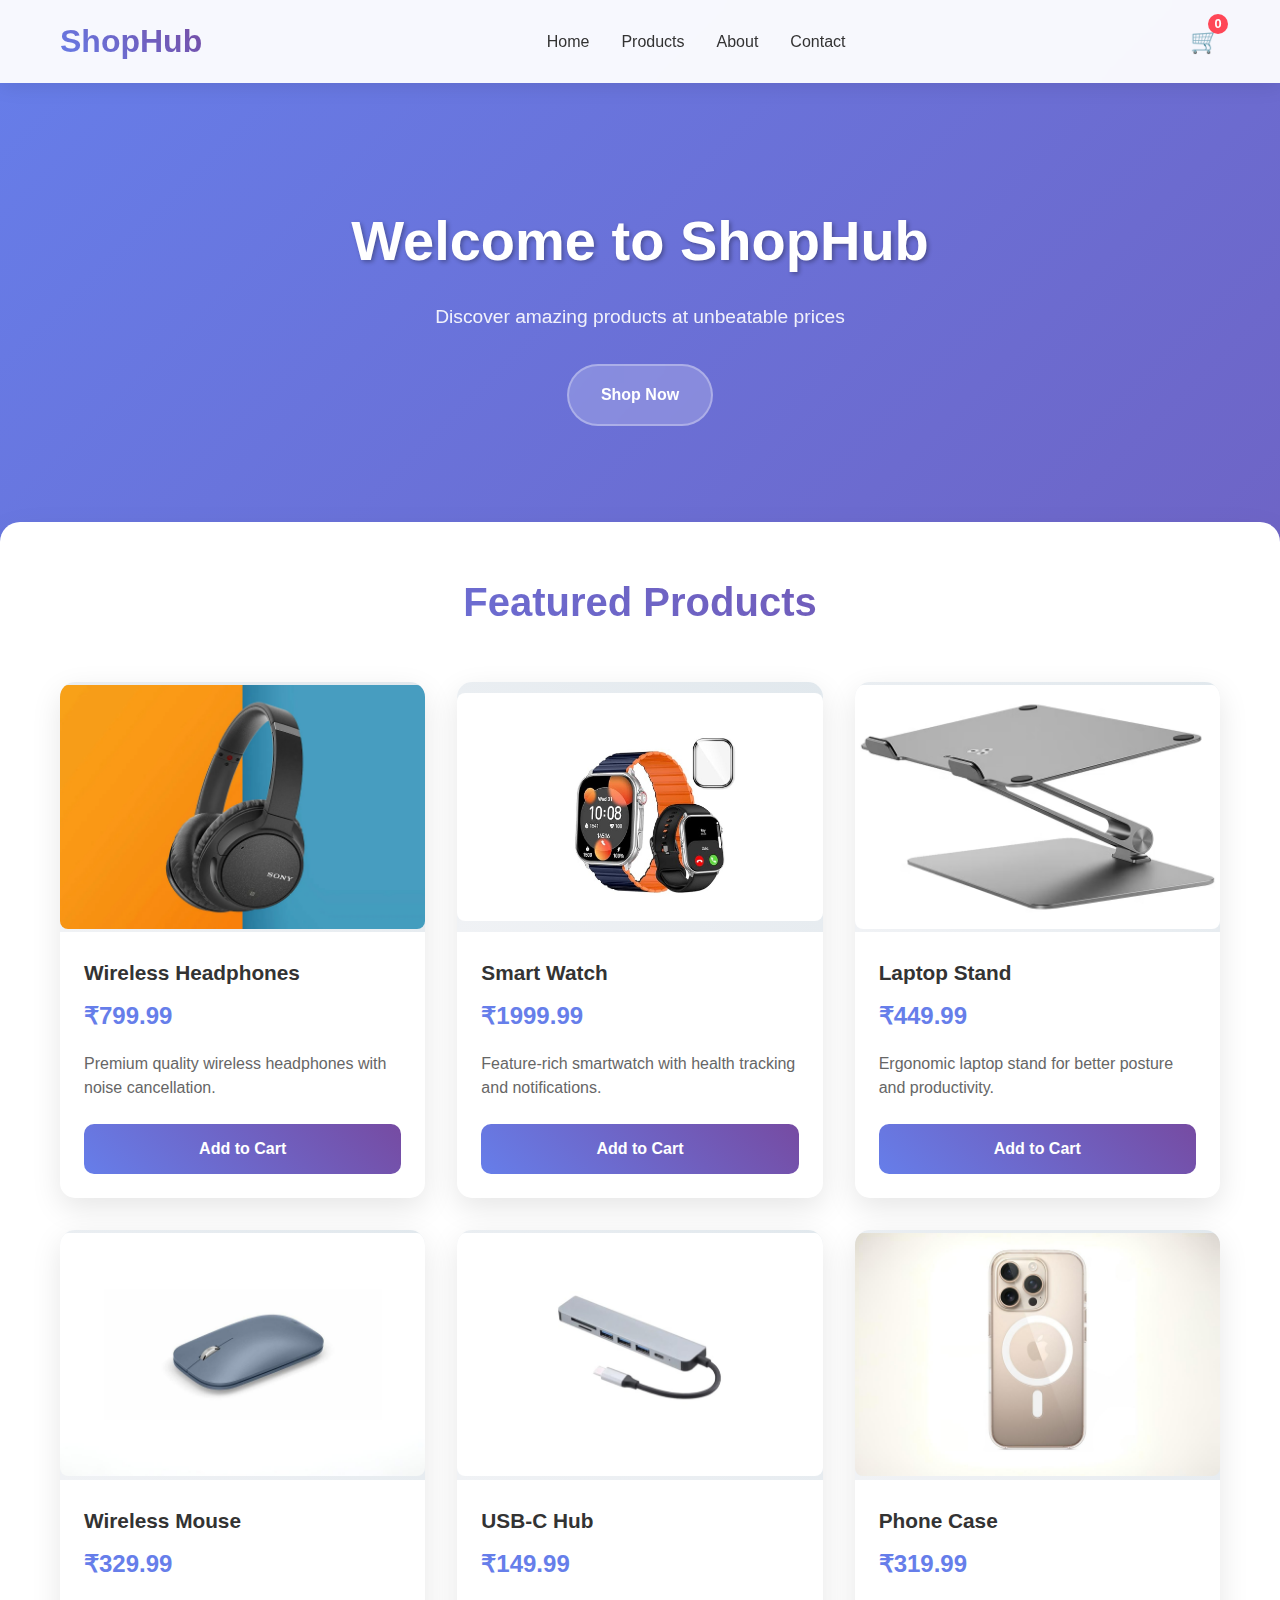
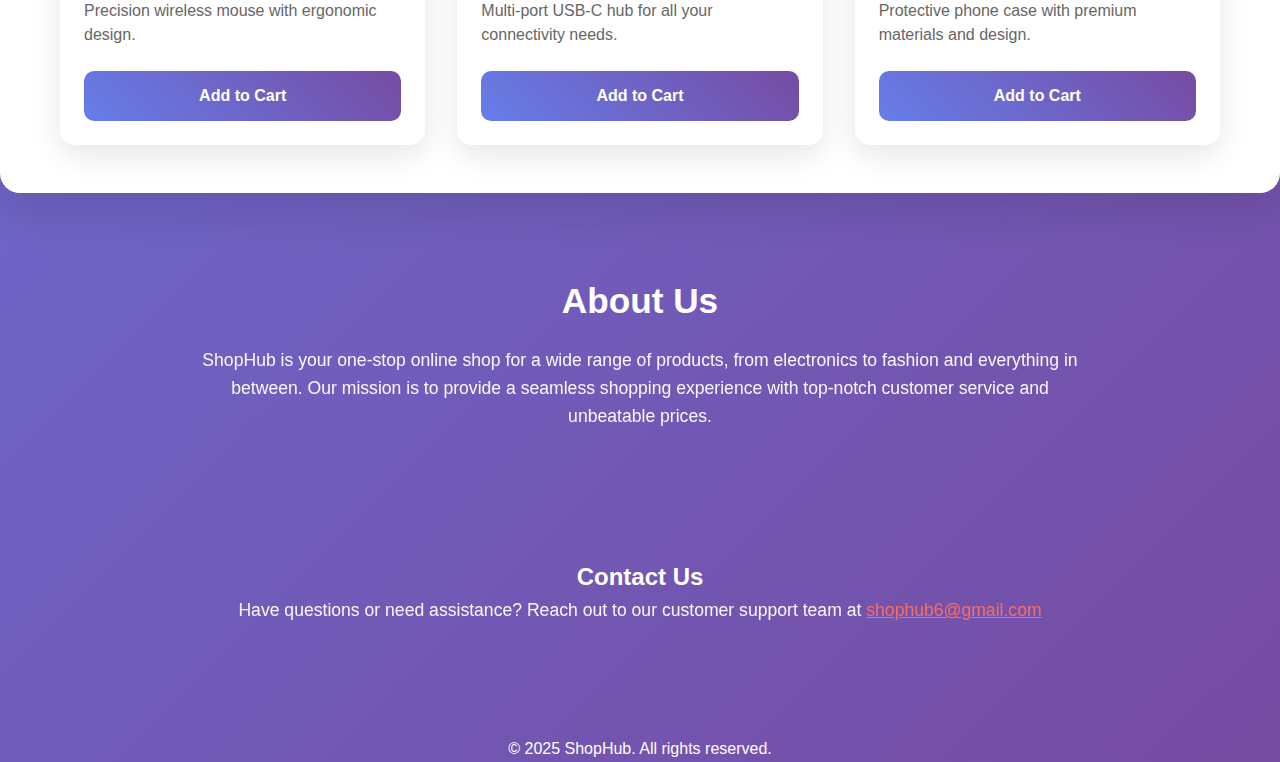
<file: index.html>
<!DOCTYPE html>
<html lang="en">
<head>
    <meta charset="UTF-8">
    <meta name="viewport" content="width=device-width, initial-scale=1.0">
    <title>ShopHub - Modern E-commerce</title>
    <link rel="stylesheet" href="projectstyle.css">
</head>
<body>
    <header>
        <nav class="container">
            <div class="logo">ShopHub</div>
            <ul class="nav-links">
                <li><a href="#home">Home</a></li>
                <li><a href="#products">Products</a></li>
                <li><a href="#about">About</a></li>
                <li><a href="#contact">Contact</a></li>
            </ul>
            <div class="cart-icon" onclick="toggleCart()">
                🛒
                <span class="cart-count" id="cartCount">0</span>
            </div>
        </nav>
    </header>

    <main>
        <section class="hero">
            <div class="container">
                <h1>Welcome to ShopHub</h1>
                <p>Discover amazing products at unbeatable prices</p>
                <a href="#products" class="cta-button">Shop Now</a>
            </div>
        </section>

        <section id="products" class="products-section">
            <div class="container">
                <h2 class="section-title">Featured Products</h2>
                <div class="products-grid" id="productsGrid">
                    <!-- Products will be populated by JavaScript -->
                </div>
            </div>
        </section>

        <section id="about" style="margin: 2rem 0; color: white; padding: 3rem 1rem; text-align: center;">
            <h2 class="about-title">
                 About Us
            </h2>
          <div style="max-width: 900px; margin: 0 auto; opacity: 0.95;">
             <p style="font-size: 1.1rem; line-height: 1.6;">
                ShopHub is your one-stop online shop for a wide range of products, from electronics to fashion and everything in between. 
                 Our mission is to provide a seamless shopping experience with top-notch customer service and unbeatable prices.
             </p>
           </div>
        </section>

        <section id="contact" style="margin: 2rem 0; color: white; padding: 3rem 1rem; text-align: center;">
            <h2 class="contact-title">
                 Contact Us
            </h2>
          <div style="max-width: 900px; margin: 0 auto; opacity: 0.95;">
             <p style="font-size: 1.1rem; line-height: 1.6;">
                Have questions or need assistance? Reach out to our customer support team
                at <a href="mailto:shophub6@gmail.com" style="color: #ff6f61;">
                    shophub6@gmail.com
                </a>
            </p>
          </div>
        </section>

    </main>

    <!-- Cart Modal -->
    <div class="cart-modal" id="cartModal">
        <div class="cart-content">
            <div class="cart-header">
                <h2 class="cart-title">Shopping Cart</h2>
                <button class="close-cart" onclick="toggleCart()">×</button>
            </div>
            <div id="cartItems">
                <!-- Cart items will be populated by JavaScript -->
            </div>
        </div>
    </div>

    <footer>
        <div class="container">
            <p style="color: white; text-align: center;">&copy; 2025 ShopHub. All rights reserved.</p>
        </div>

            <script src="projectscript.js"></script>

</body>
</html>
</file>
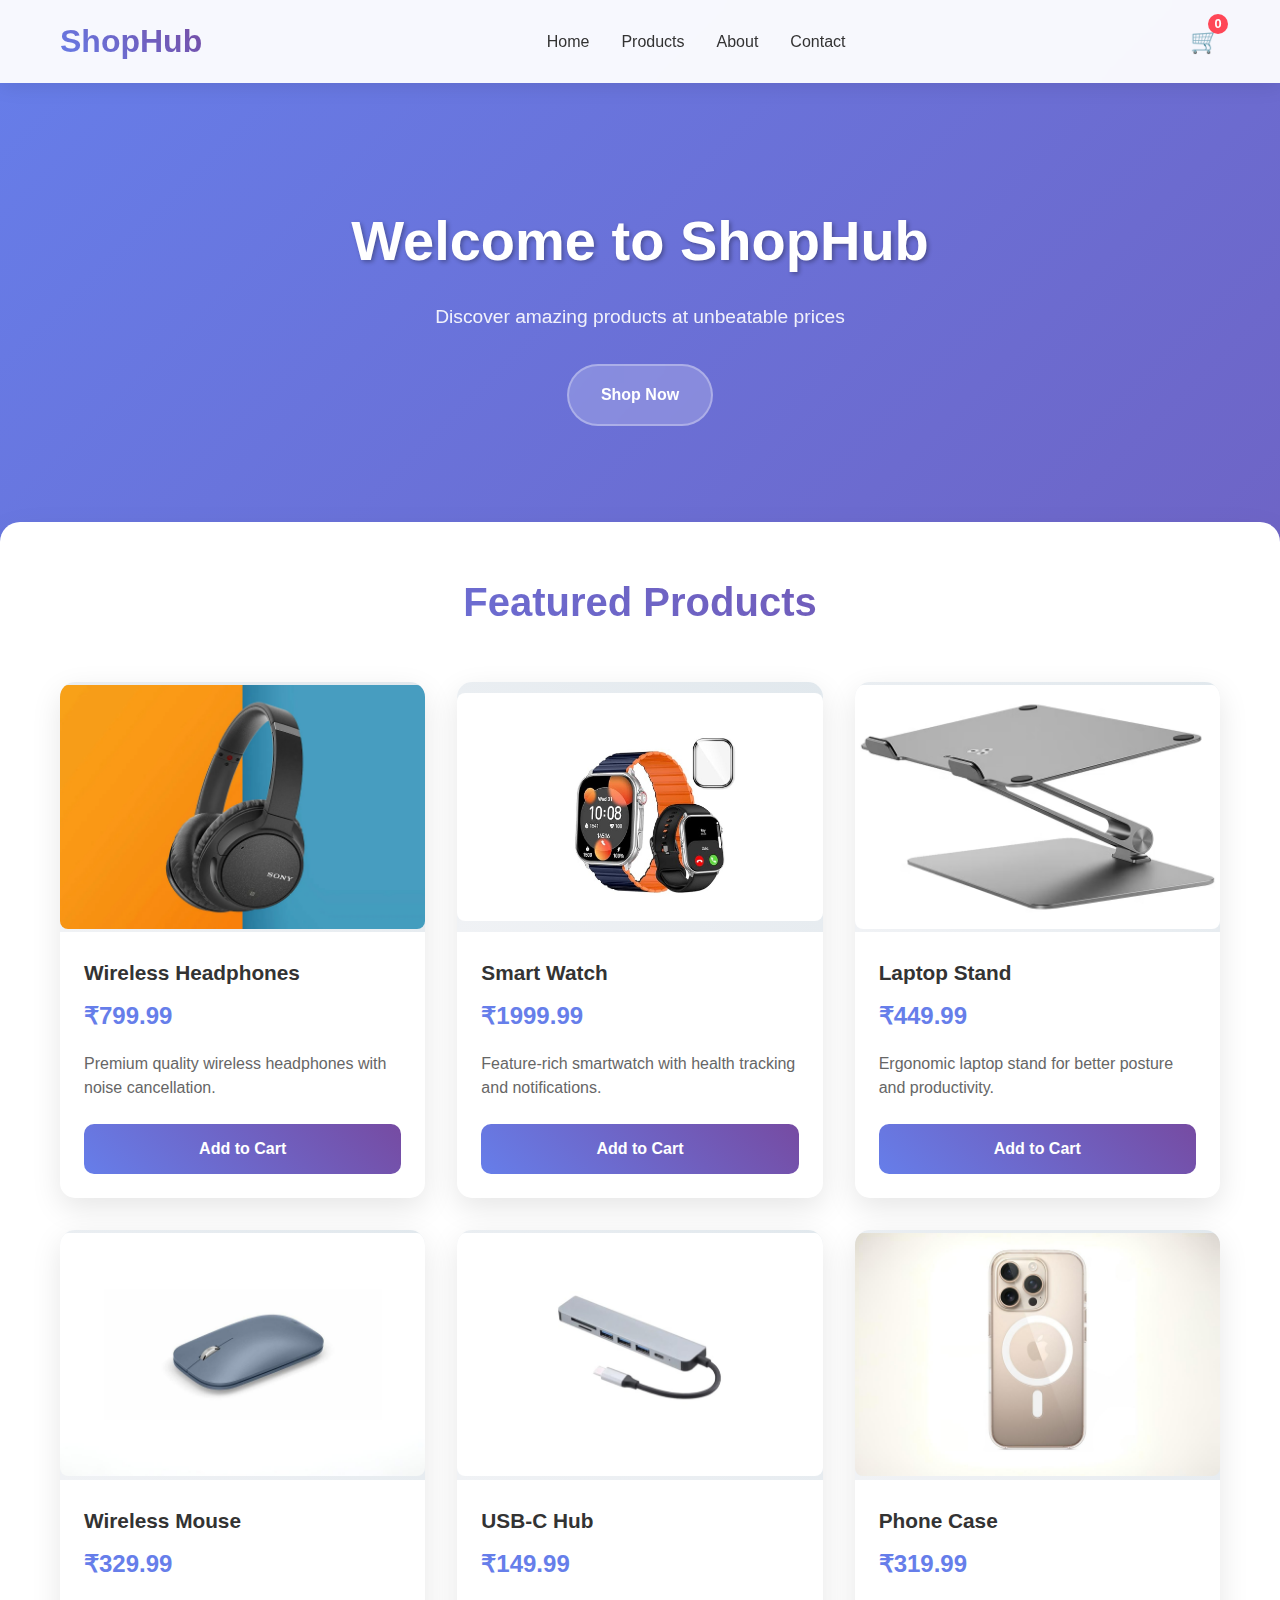
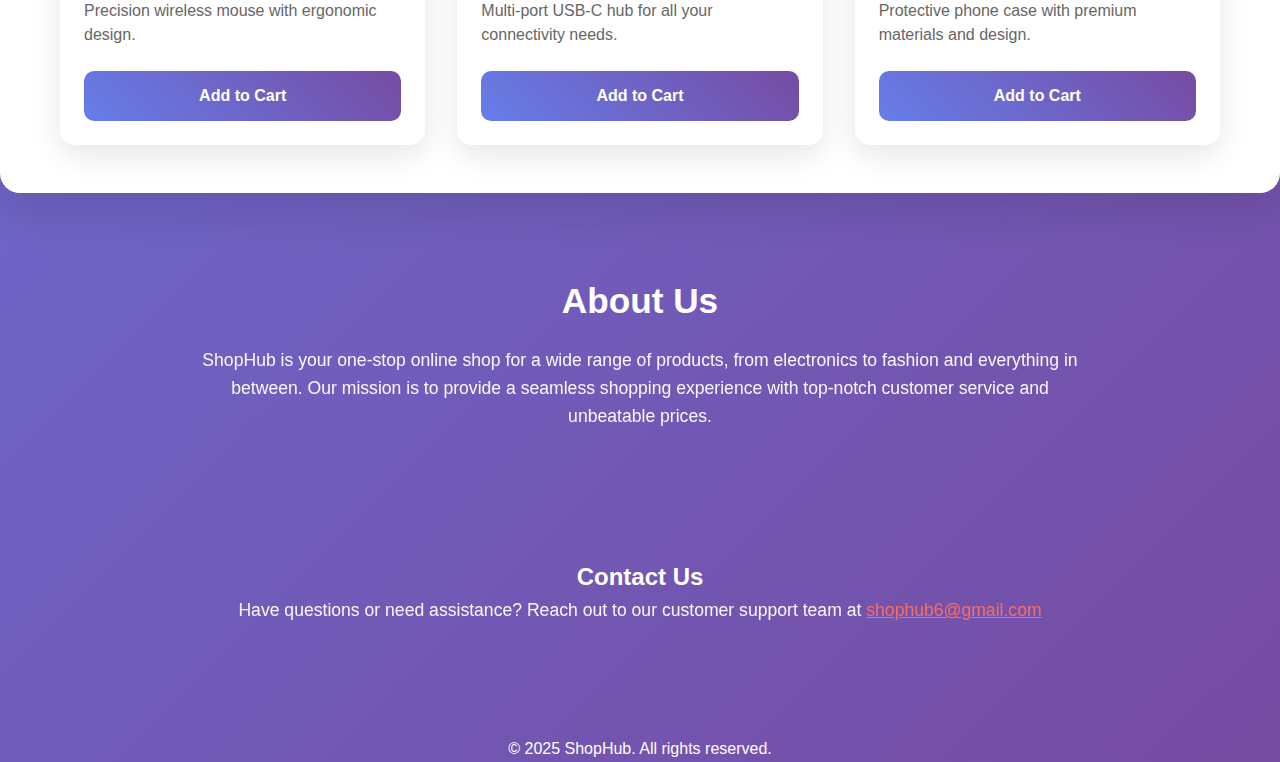
<file: project.html>
<!DOCTYPE html>
<html lang="en">
<head>
    <meta charset="UTF-8">
    <meta name="viewport" content="width=device-width, initial-scale=1.0">
    <title>ShopHub - Modern E-commerce</title>
    <link rel="stylesheet" href="projectstyle.css">
</head>
<body>
    <header>
        <nav class="container">
            <div class="logo">ShopHub</div>
            <ul class="nav-links">
                <li><a href="#home">Home</a></li>
                <li><a href="#products">Products</a></li>
                <li><a href="#about">About</a></li>
                <li><a href="#contact">Contact</a></li>
            </ul>
            <div class="cart-icon" onclick="toggleCart()">
                🛒
                <span class="cart-count" id="cartCount">0</span>
            </div>
        </nav>
    </header>

    <main>
        <section class="hero">
            <div class="container">
                <h1>Welcome to ShopHub</h1>
                <p>Discover amazing products at unbeatable prices</p>
                <a href="#products" class="cta-button">Shop Now</a>
            </div>
        </section>

        <section id="products" class="products-section">
            <div class="container">
                <h2 class="section-title">Featured Products</h2>
                <div class="products-grid" id="productsGrid">
                    <!-- Products will be populated by JavaScript -->
                </div>
            </div>
        </section>

        <section id="about" style="margin: 2rem 0; color: white; padding: 3rem 1rem; text-align: center;">
            <h2 class="about-title">
                 About Us
            </h2>
          <div style="max-width: 900px; margin: 0 auto; opacity: 0.95;">
             <p style="font-size: 1.1rem; line-height: 1.6;">
                ShopHub is your one-stop online shop for a wide range of products, from electronics to fashion and everything in between. 
                 Our mission is to provide a seamless shopping experience with top-notch customer service and unbeatable prices.
             </p>
           </div>
        </section>

        <section id="contact" style="margin: 2rem 0; color: white; padding: 3rem 1rem; text-align: center;">
            <h2 class="contact-title">
                 Contact Us
            </h2>
          <div style="max-width: 900px; margin: 0 auto; opacity: 0.95;">
             <p style="font-size: 1.1rem; line-height: 1.6;">
                Have questions or need assistance? Reach out to our customer support team
                at <a href="mailto:shophub6@gmail.com" style="color: #ff6f61;">
                    shophub6@gmail.com
                </a>
            </p>
          </div>
        </section>

    </main>

    <!-- Cart Modal -->
    <div class="cart-modal" id="cartModal">
        <div class="cart-content">
            <div class="cart-header">
                <h2 class="cart-title">Shopping Cart</h2>
                <button class="close-cart" onclick="toggleCart()">×</button>
            </div>
            <div id="cartItems">
                <!-- Cart items will be populated by JavaScript -->
            </div>
        </div>
    </div>

    <footer>
        <div class="container">
            <p style="color: white; text-align: center;">&copy; 2025 ShopHub. All rights reserved.</p>
        </div>

            <script src="projectscript.js"></script>

</body>
</html>
</file>
<file: projectstyle.css>
* {
            margin: 0;
            padding: 0;
            box-sizing: border-box;
        }

        body {
            font-family: 'Segoe UI', Tahoma, Geneva, Verdana, sans-serif;
            line-height: 1.6;
            color: #333;
            background: linear-gradient(135deg, #667eea 0%, #764ba2 100%);
            min-height: 100vh;
        }

        .container {
            max-width: 1200px;
            margin: 0 auto;
            padding: 0 20px;
        }

        /* Header */
        header {
            background: rgba(255, 255, 255, 0.95);
            backdrop-filter: blur(10px);
            padding: 1rem 0;
            position: fixed;
            width: 100%;
            top: 0;
            z-index: 1000;
            box-shadow: 0 2px 20px rgba(0, 0, 0, 0.1);
        }

        nav {
            display: flex;
            justify-content: space-between;
            align-items: center;
        }

        .logo {
            font-size: 2rem;
            font-weight: bold;
            background: linear-gradient(45deg, #667eea, #764ba2);
            -webkit-background-clip: text;
            -webkit-text-fill-color: transparent;
            background-clip: text;
        }

        .nav-links {
            display: flex;
            list-style: none;
            gap: 2rem;
        }

        .nav-links a {
            text-decoration: none;
            color: #333;
            font-weight: 500;
            transition: color 0.3s ease;
        }

        .nav-links a:hover {
            color: #667eea;
        }

        .cart-icon {
            position: relative;
            cursor: pointer;
            font-size: 1.5rem;
            transition: transform 0.3s ease;
        }

        .cart-icon:hover {
            transform: scale(1.1);
        }

        .cart-count {
            position: absolute;
            top: -8px;
            right: -8px;
            background: #ff4757;
            color: white;
            border-radius: 50%;
            width: 20px;
            height: 20px;
            display: flex;
            align-items: center;
            justify-content: center;
            font-size: 0.8rem;
            font-weight: bold;
        }
        /* Cart Item Image */
        .cart-item img {
            width: 60px;       
            height: auto;      
            border-radius: 8px; 
            object-fit: cover; 
        }


        /* Main Content */
        main {
            margin-top: 100px;
            padding: 2rem 0;
        }

        .hero {
            text-align: center;
            padding: 4rem 0;
            color: white;
        }

        .hero h1 {
            font-size: 3.5rem;
            margin-bottom: 1rem;
            text-shadow: 2px 2px 4px rgba(0, 0, 0, 0.3);
        }
        .about-title {
            color: white;
            font-size: 2.2rem;
            margin-bottom: 1rem;
            font-weight: bold;
        }

        .hero p {
            font-size: 1.2rem;
            margin-bottom: 2rem;
            opacity: 0.9;
        }

        .cta-button {
            display: inline-block;
            padding: 1rem 2rem;
            background: rgba(255, 255, 255, 0.2);
            color: white;
            text-decoration: none;
            border-radius: 50px;
            border: 2px solid rgba(255, 255, 255, 0.3);
            backdrop-filter: blur(10px);
            transition: all 0.3s ease;
            font-weight: 600;
        }

        .cta-button:hover {
            background: rgba(255, 255, 255, 0.3);
            transform: translateY(-2px);
            box-shadow: 0 10px 20px rgba(0, 0, 0, 0.2);
        }

        /* Products Section */
        .products-section {
            background: white;
            border-radius: 20px;
            margin: 2rem 0;
            padding: 3rem 2rem;
            box-shadow: 0 20px 40px rgba(0, 0, 0, 0.1);
        }

        .section-title {
            text-align: center;
            font-size: 2.5rem;
            margin-bottom: 3rem;
            background: linear-gradient(45deg, #667eea, #764ba2);
            -webkit-background-clip: text;
            -webkit-text-fill-color: transparent;
            background-clip: text;
        }

        .products-grid {
            display: grid;
            grid-template-columns: repeat(auto-fit, minmax(280px, 1fr));
            gap: 2rem;
        }

        .product-card {
            background: white;
            border-radius: 15px;
            overflow: hidden;
            box-shadow: 0 10px 30px rgba(0, 0, 0, 0.1);
            transition: all 0.3s ease;
            position: relative;
        }

        .product-card:hover {
            transform: translateY(-10px);
            box-shadow: 0 20px 40px rgba(0, 0, 0, 0.2);
        }

        .product-image {
            width: 100%;
            height: 250px;
            background: linear-gradient(45deg, #f0f2f5, #e1e8ed);
            display: flex;
            align-items: center;
            justify-content: center;
            font-size: 3rem;
            color: #667eea;
            position: relative;
            overflow: hidden;
        }

        .product-image img {
           max-width: 100%;
           max-height: 100%;
           object-fit: contain;
           border-radius: 8px;
}
        .product-image::before {
            content: '';
            position: absolute;
            top: 0;
            left: -100%;
            width: 100%;
            height: 100%;
            background: linear-gradient(90deg, transparent, rgba(255, 255, 255, 0.4), transparent);
            transition: left 0.5s ease;
        }

        .product-card:hover .product-image::before {
            left: 100%;
        }

        .product-info {
            padding: 1.5rem;
        }

        .product-name {
            font-size: 1.3rem;
            font-weight: 600;
            margin-bottom: 0.5rem;
            color: #333;
        }

        .product-price {
            font-size: 1.5rem;
            font-weight: bold;
            color: #667eea;
            margin-bottom: 1rem;
        }

        .product-description {
            color: #666;
            margin-bottom: 1.5rem;
            line-height: 1.5;
        }

        .add-to-cart {
            width: 100%;
            padding: 1rem;
            background: linear-gradient(45deg, #667eea, #764ba2);
            color: white;
            border: none;
            border-radius: 10px;
            font-size: 1rem;
            font-weight: 600;
            cursor: pointer;
            transition: all 0.3s ease;
            position: relative;
            overflow: hidden;
        }

        .add-to-cart::before {
            content: '';
            position: absolute;
            top: 0;
            left: -100%;
            width: 100%;
            height: 100%;
            background: linear-gradient(90deg, transparent, rgba(255, 255, 255, 0.2), transparent);
            transition: left 0.5s ease;
        }

        .add-to-cart:hover::before {
            left: 100%;
        }

        .add-to-cart:hover {
            transform: translateY(-2px);
            box-shadow: 0 5px 15px rgba(102, 126, 234, 0.4);
        }

        /* Cart Modal */
        .cart-modal {
            position: fixed;
            top: 0;
            left: 0;
            width: 100%;
            height: 100%;
            background: rgba(0, 0, 0, 0.5);
            backdrop-filter: blur(5px);
            display: none;
            align-items: center;
            justify-content: center;
            z-index: 2000;
        }

        .cart-content {
            background: white;
            border-radius: 20px;
            padding: 2rem;
            max-width: 600px;
            width: 90%;
            max-height: 80vh;
            overflow-y: auto;
            box-shadow: 0 20px 40px rgba(0, 0, 0, 0.3);
        }

        .cart-header {
            display: flex;
            justify-content: space-between;
            align-items: center;
            margin-bottom: 2rem;
            padding-bottom: 1rem;
            border-bottom: 2px solid #f0f2f5;
        }

        .cart-title {
            font-size: 1.8rem;
            font-weight: bold;
            background: linear-gradient(45deg, #667eea, #764ba2);
            -webkit-background-clip: text;
            -webkit-text-fill-color: transparent;
            background-clip: text;
        }

        .close-cart {
            background: none;
            border: none;
            font-size: 2rem;
            cursor: pointer;
            color: #666;
            transition: color 0.3s ease;
        }

        .close-cart:hover {
            color: #333;
        }

        .cart-item {
            display: flex;
            align-items: center;
            padding: 1rem;
            border-bottom: 1px solid #f0f2f5;
            transition: background 0.3s ease;
        }

        .cart-item:hover {
            background: #f8f9fa;
        }

        .cart-item-info {
            flex: 1;
            margin-left: 1rem;
        }

        .cart-item-name {
            font-weight: 600;
            margin-bottom: 0.5rem;
        }

        .cart-item-price {
            color: #667eea;
            font-weight: bold;
        }

        .quantity-controls {
            display: flex;
            align-items: center;
            gap: 1rem;
            margin: 1rem 0;
        }

        .quantity-btn {
            background: #667eea;
            color: white;
            border: none;
            border-radius: 50%;
            width: 30px;
            height: 30px;
            cursor: pointer;
            font-weight: bold;
            transition: background 0.3s ease;
        }

        .quantity-btn:hover {
            background: #5a6fd8;
        }

        .remove-item {
            background: #ff4757;
            color: white;
            border: none;
            border-radius: 5px;
            padding: 0.5rem 1rem;
            cursor: pointer;
            font-weight: 600;
            transition: background 0.3s ease;
        }

        .remove-item:hover {
            background: #ff3742;
        }

        .cart-total {
            text-align: center;
            padding: 2rem;
            background: linear-gradient(45deg, #667eea, #764ba2);
            color: white;
            border-radius: 15px;
            margin-top: 2rem;
        }

        .total-amount {
            font-size: 2rem;
            font-weight: bold;
            margin-bottom: 1rem;
        }

        .checkout-btn {
            background: rgba(255, 255, 255, 0.2);
            color: white;
            border: 2px solid rgba(255, 255, 255, 0.3);
            padding: 1rem 2rem;
            border-radius: 10px;
            cursor: pointer;
            font-weight: 600;
            font-size: 1.1rem;
            transition: all 0.3s ease;
            backdrop-filter: blur(10px);
        }

        .checkout-btn:hover {
            background: rgba(255, 255, 255, 0.3);
            transform: translateY(-2px);
        }

        .empty-cart {
            text-align: center;
            padding: 3rem;
            color: #666;
        }

        .empty-cart-icon {
            font-size: 4rem;
            margin-bottom: 1rem;
            opacity: 0.5;
        }
</file>
